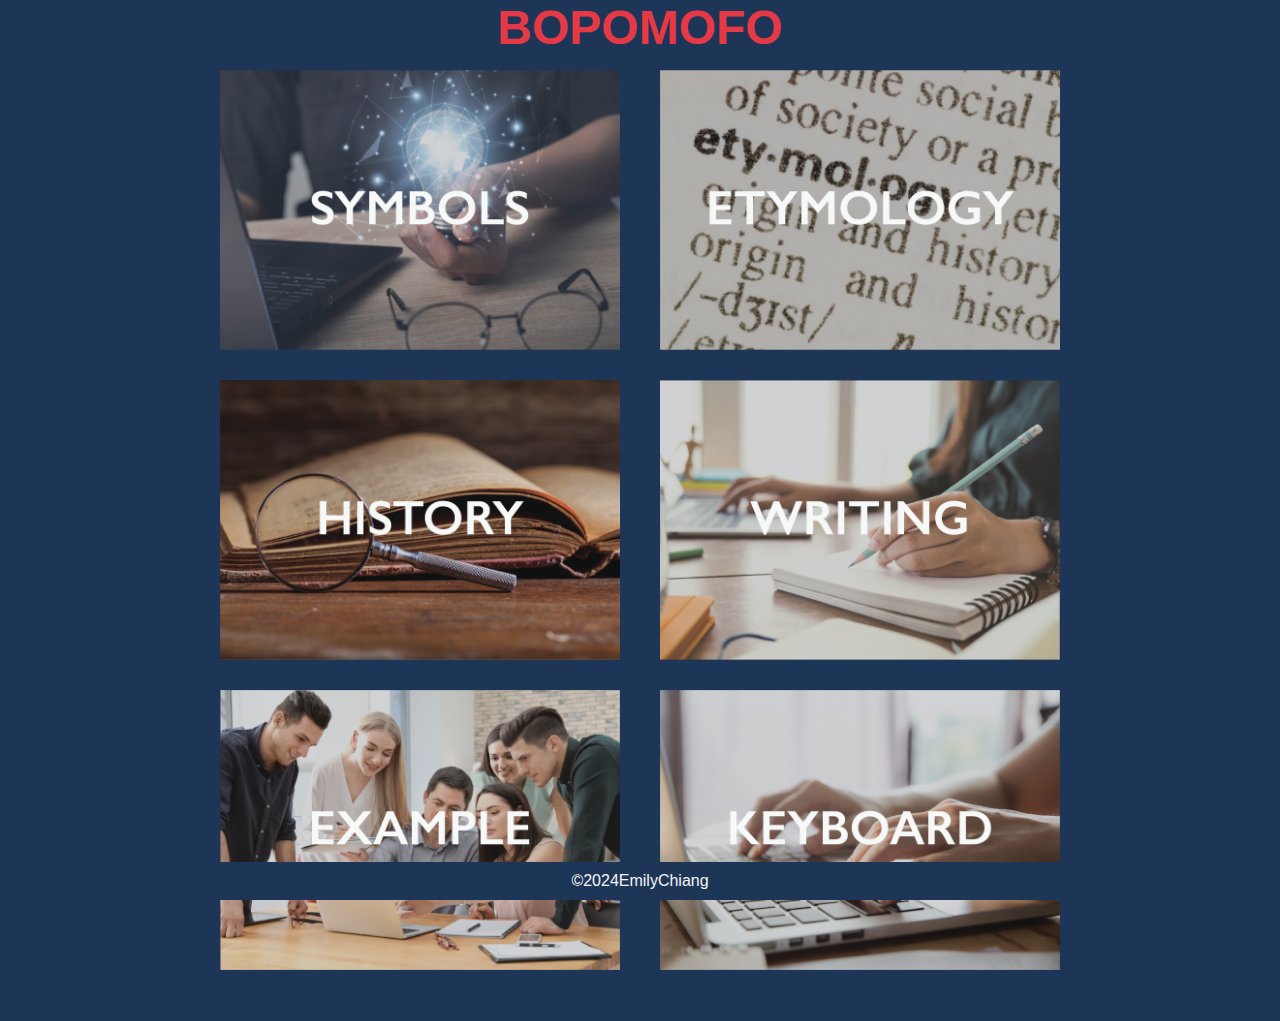
<file: index.html>
<!DOCTYPE html>
<html lang="en">
<head>
	<meta charset="UTF-8">
	<meta name="viewport" content="width=device-width, initial-scale=1.0">
	<meta http-equiv="X-UA-Compatible" content="ie=edge">
	<title>BOPOMOFO - Homepage</title>
	<link rel="stylesheet" href="css/homepage.css">
</head>

																																																																																																																																																																																																																																																																																																																																																																																																																																																																																																																																																																																																																																																									
<body>
	
<h1>BOPOMOFO</h1>

<div class="row">
	<div class="column">
		<div class="home">
			<a href="symbols.html"><img src="images/sym000.png" alt="an image that you can click and link to the symbols page" width="45%"></a>
		</div>
	</div>

	<div class="column">
		<div class="home">
			<a href="etymology.html"><img src="images/ety000.png" alt="an image that you can click and link to the etymology page" width="45%"></a>
		</div>
	</div>
</div>

<div class="row">
	<div class="column">
		<div class="home">
			<a href="history.html"><img src="images/his000.png" alt="an image that you can click and link to the history page" width="45%"></a>
		</div>
	</div>


	<div class="column">
		<div class="home">
			<a href="writing.html"><img src="images/wri000.png" alt="an image that you can click and link to the writing page" width="45%"></a>
		</div>
	</div>
</div>

<div class="row">
	<div class="column">
		<div class="home">
			<a href="example.html"><img src="images/exa000.png" alt="an image that you can click and link to the example page" width="45%"></a>
		</div>
	</div>

	<div class="column">
		<div class="home">
			<a href="keyboard.html"><img src="images/key000.png" alt="an image that you can click and link to the keyboard page" width="45%"></a>
		</div>
	</div>
</div>
<br><br>

<footer>
	<div class="footer">
		<div class="footer-column">
			<p>©2024EmilyChiang</p>
		</div>
	</div>
</footer>


</body>
</html>
</file>
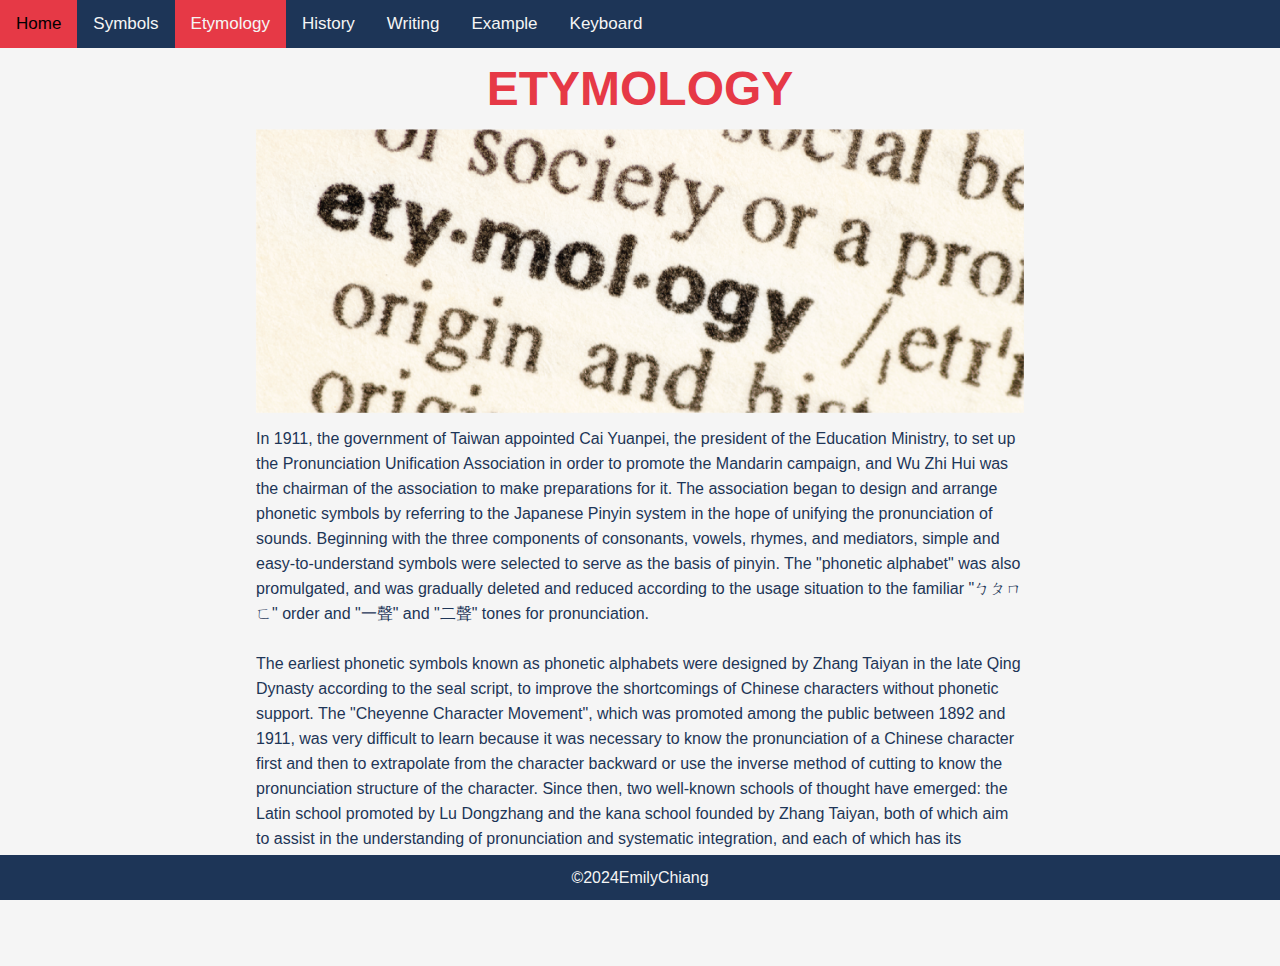
<file: etymology.html>
<!DOCTYPE html>
<html lang="en">
<head>
	<meta charset="UTF-8">
	<meta name="viewport" content="width=device-width, initial-scale=1.0">
	<meta http-equiv="X-UA-Compatible" content="ie=edge">
	<title>BOPOMOFO - Etymology</title>
	<link rel="stylesheet" href="css/etymology.css">
</head>

<body>
	<div class="topnav">
		<a href="index.html">Home</a>
		<a href="symbols.html">Symbols</a> 
		<a class="active" href="etymology.html">Etymology</a> 
		<a href="history.html">History</a> 
		<a href="writing.html">Writing</a> 
		<a href="example.html">Example</a> 
		<a href="keyboard.html">Keyboard</a>
		
	</div>
<h1>ETYMOLOGY</h1>
<img src="images/eee.png" alt="an image for etymology page" width="60%">
<p>In 1911, the government of Taiwan appointed Cai Yuanpei, the president of the Education Ministry, 
	to set up the Pronunciation Unification Association in order to promote the Mandarin campaign, 
	and Wu Zhi Hui was the chairman of the association to make preparations for it. 
	The association began to design and arrange phonetic symbols 
	by referring to the Japanese Pinyin system in the hope of unifying the pronunciation of sounds. 
	Beginning with the three components of consonants, vowels, rhymes, and mediators,
	simple and easy-to-understand symbols were selected to serve as the basis of pinyin. 
	The "phonetic alphabet" was also promulgated, and was gradually deleted 
	and reduced according to the usage situation to the familiar "ㄅㄆㄇㄈ" order 
	and "一聲" and "二聲" tones for pronunciation.
	<br><br>
	The earliest phonetic symbols known as phonetic alphabets were designed 
	by Zhang Taiyan in the late Qing Dynasty according to the seal script, to improve the shortcomings 
	of Chinese characters without phonetic support. The "Cheyenne Character Movement", 
	which was promoted among the public between 1892 and 1911, was very difficult to learn because it 
	was necessary to know the pronunciation of a Chinese character first and then to extrapolate from the 
	character backward or use the inverse method of cutting to know the pronunciation structure of the character. 
	Since then, two well-known schools of thought have emerged: the Latin school promoted by Lu Dongzhang and the 
	kana school founded by Zhang Taiyan, both of which aim to assist in the understanding of pronunciation and 
	systematic integration, and each of which has its supporters.</p>
	<br><br><br><br><br>


	<footer>
		<div class="footer">
			<div class="footer-column">
				<p>©2024EmilyChiang</p>
			</div>
		</div>
	</footer>

</body>
</html>
</file>
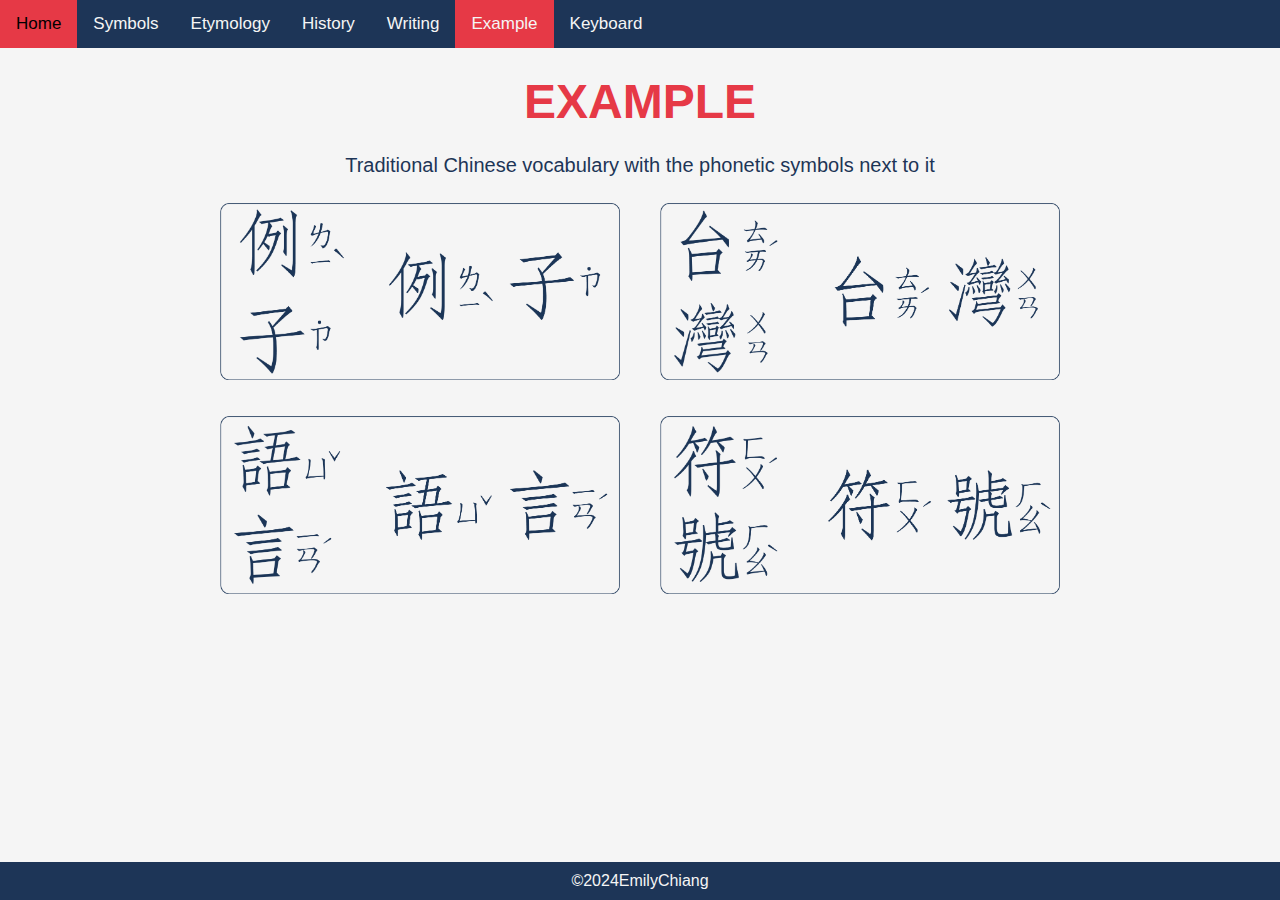
<file: example.html>
<!DOCTYPE html>
<html lang="en">
<head>
	<meta charset="UTF-8">
	<meta name="viewport" content="width=device-width, initial-scale=1.0">
	<meta http-equiv="X-UA-Compatible" content="ie=edge">
	<title>BOPOMOFO - Example</title>
	<link rel="stylesheet" href="css/example.css">
</head>

<body>
	<div class="topnav">
		<a href="index.html">Home</a>
		<a href="symbols.html">Symbols</a> 
		<a href="etymology.html">Etymology</a> 
		<a href="history.html">History</a> 
		<a href="writing.html">Writing</a> 
		<a class="active" href="example.html">Example</a> 
		<a href="keyboard.html">Keyboard</a>
		
	</div>

<h1>EXAMPLE</h1>
<h2>Traditional Chinese vocabulary
	with the phonetic symbols next to it</h2>

<div class="row">

	<div class="column">
		<img src="images/example.png" alt="an image of example of example">
	  <br>
	</div>

	<div class="column">
		<img src="images/taiwan.png" alt="an image of example of taiwan">
	  <br><br>
	</div>
</div>

<div class="row">

	<div class="column">
		<img src="images/language.png" alt="an image of example of language">
	  <br>
	</div>

	<div class="column">
		<img src="images/symbol.png" alt="an image of example of symbol">
	  <br><br>
	</div>
</div>
<br><br>

<footer>
	<div class="footer">
		<div class="footer-column">
			<p>©2024EmilyChiang</p>
		</div>
	</div>
</footer>


</body>
</html>
</file>
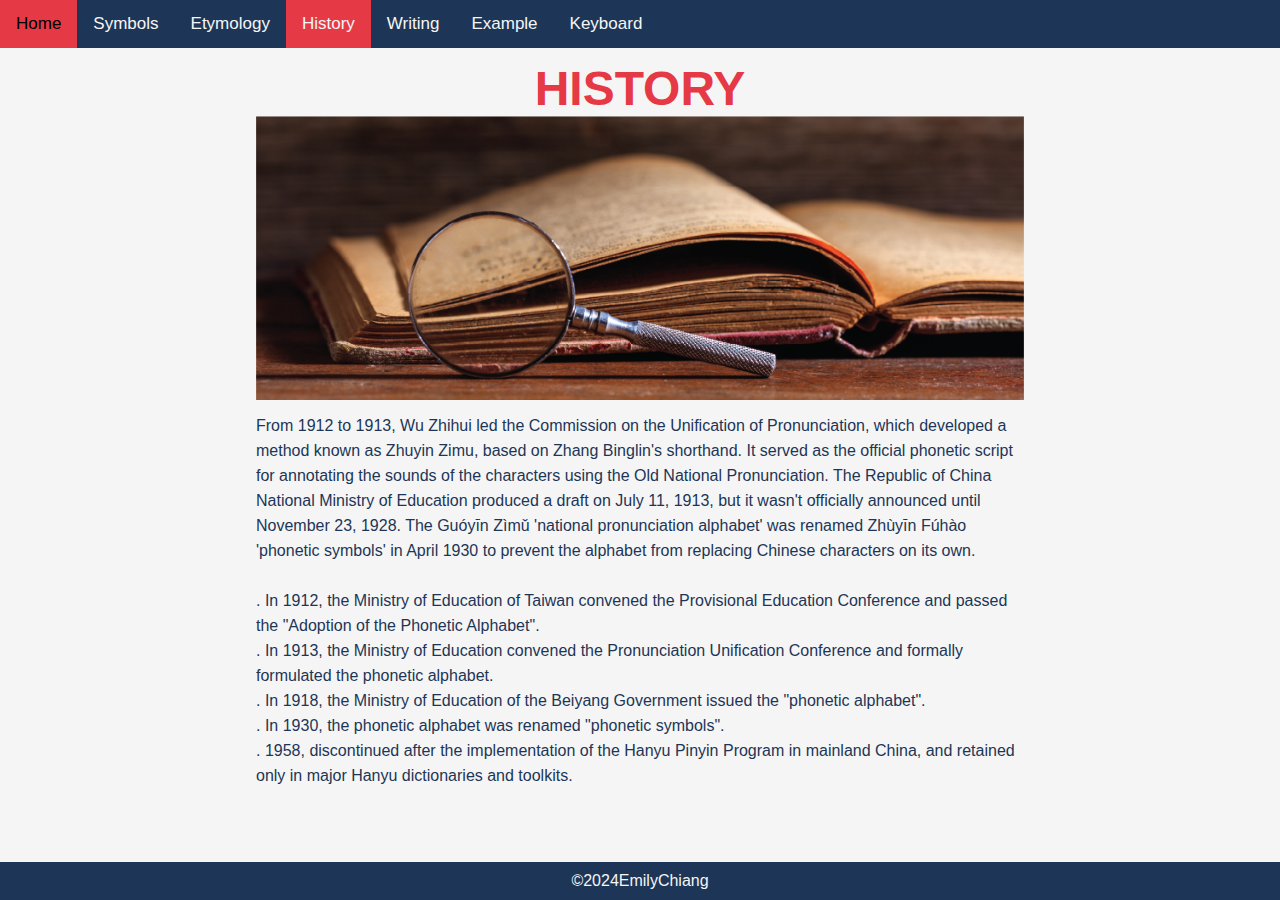
<file: history.html>
<!DOCTYPE html>
<html lang="en">
<head>
	<meta charset="UTF-8">
	<meta name="viewport" content="width=device-width, initial-scale=1.0">
	<meta http-equiv="X-UA-Compatible" content="ie=edge">
	<title>BOPOMOFO - History</title>
	<link rel="stylesheet" href="css/history.css">
</head>

<body>
	<div class="topnav">
		<a href="index.html">Home</a>
		<a href="symbols.html">Symbols</a> 
		<a href="etymology.html">Etymology</a> 
		<a class="active" href="history.html">History</a> 
		<a href="writing.html">Writing</a> 
		<a href="example.html">Example</a> 
		<a href="keyboard.html">Keyboard</a>
		
	</div>

<h1>HISTORY</h1>
<img src="images/hhh.png" alt="an image for the history page" width="60%">
<h2>From 1912 to 1913, Wu Zhihui led the Commission on the Unification of Pronunciation, 
	which developed a method known as Zhuyin Zimu, based on Zhang Binglin's shorthand. 
	It served as the official phonetic script for annotating the sounds of the 
	characters using the Old National Pronunciation. The Republic of China National 
	Ministry of Education produced a draft on July 11, 1913, but it wasn't officially 
	announced until November 23, 1928. The Guóyīn Zìmǔ 'national pronunciation alphabet' 
	was renamed Zhùyīn Fúhào 'phonetic symbols' in April 1930 to prevent the alphabet from 
	replacing Chinese characters on its own.
	<br><br>
	. In 1912, the Ministry of Education of Taiwan convened the Provisional Education Conference and passed the "Adoption of the Phonetic Alphabet".
	<br>
	. In 1913, the Ministry of Education convened the Pronunciation Unification Conference and formally formulated the phonetic alphabet.
	<br>
	. In 1918, the Ministry of Education of the Beiyang Government issued the "phonetic alphabet".
	<br>
	. In 1930, the phonetic alphabet was renamed "phonetic symbols".
	<br>
	. 1958, discontinued after the implementation of the Hanyu Pinyin Program in mainland China, and retained only in major Hanyu dictionaries and toolkits.
	</h2>
	<br><br><br><br>

	<footer>
		<div class="footer">
			<div class="footer-column">
				<p>©2024EmilyChiang</p>
			</div>
		</div>
	</footer>

</body>
</html>
</file>
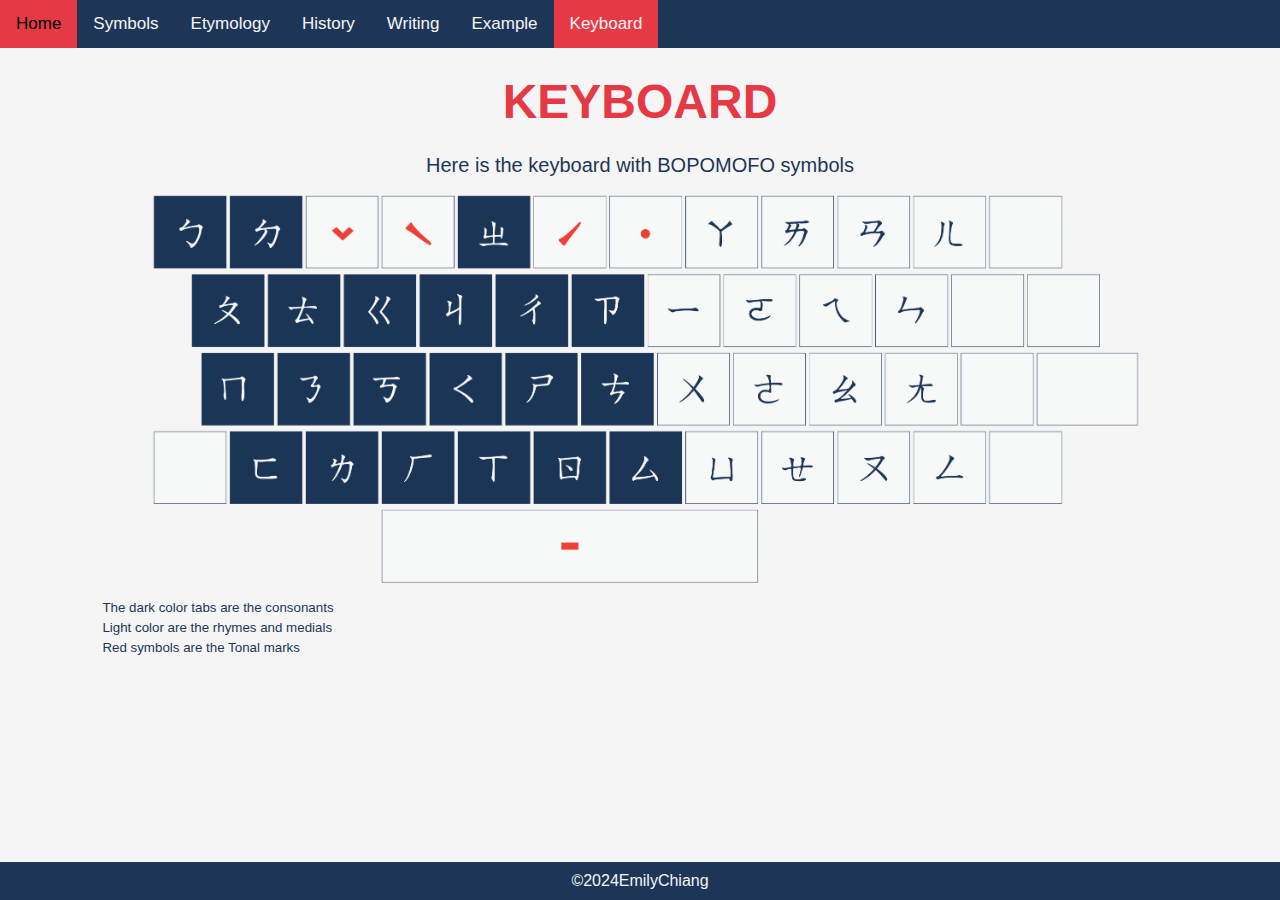
<file: keyboard.html>
<!DOCTYPE html>
<html lang="en">
<head>
	<meta charset="UTF-8">
	<meta name="viewport" content="width=device-width, initial-scale=1.0">
	<meta http-equiv="X-UA-Compatible" content="ie=edge">
	<title>BOPOMOFO - Keyboard</title>
	<link rel="stylesheet" href="css/keyboard.css">
</head>

<!-- this is how you write a comment describing your code in HTML. the body section is for all content that is visible. Keep it here! Semantic structure is just as important as syntax. -->
<!-- this is were you put your unvisible comment-->

<body>
	<div class="topnav">
		<a href="index.html">Home</a>
		<a href="symbols.html">Symbols</a> 
		<a href="etymology.html">Etymology</a> 
		<a href="history.html">History</a> 
		<a href="writing.html">Writing</a> 
		<a href="example.html">Example</a> 
		<a class="active" href="keyboard.html">Keyboard</a>
		
	</div>
<h1>KEYBOARD</h1>
<h2>Here is the keyboard with BOPOMOFO symbols</h2>
<img src="images/Keyboard.png" alt="a keyboard image with bopomofo" width="80%">
<h3>The dark color tabs are the consonants<br>Light color are the rhymes and medials<br>Red symbols are the Tonal marks</h3>
<br><br>

<footer>
	<div class="footer">
		<div class="footer-column">
			<p>©2024EmilyChiang</p>
		</div>
	</div>
</footer>

</body>
</html>
</file>
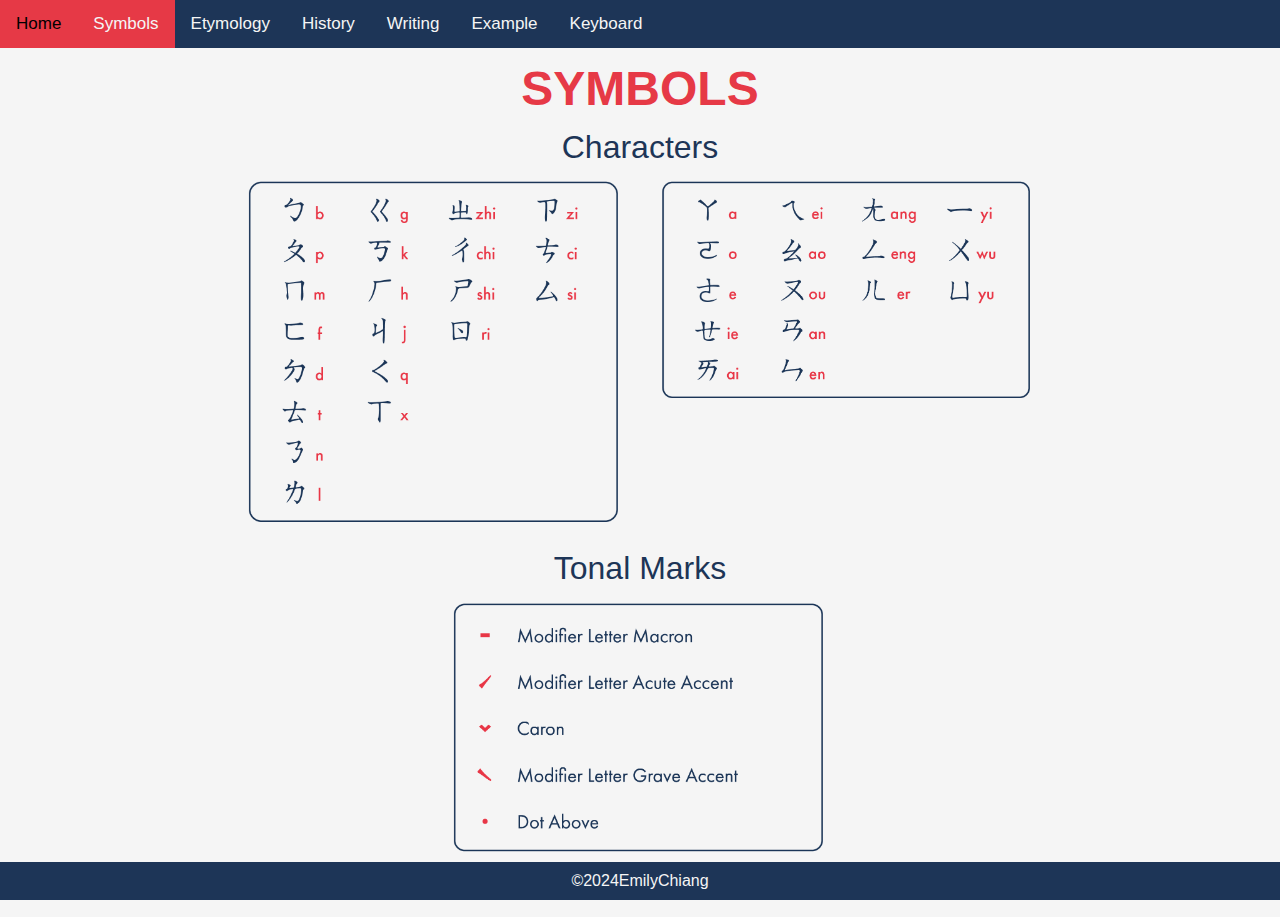
<file: symbols.html>
<!DOCTYPE html>
<html lang="en">
<head>
	<meta charset="UTF-8">
	<meta name="viewport" content="width=device-width, initial-scale=1.0">
	<meta http-equiv="X-UA-Compatible" content="ie=edge">
	<title>BOPOMOFO - Symbols</title>
	<link rel="stylesheet" href="css/symbols.css">
</head>


<body>
<div class="topnav">
	<a href="index.html">Home</a>
	<a class="active" href="symbols.html">Symbols</a> 
	<a href="etymology.html">Etymology</a> 
	<a href="history.html">History</a> 
	<a href="writing.html">Writing</a> 
	<a href="example.html">Example</a> 
	<a href="keyboard.html">Keyboard</a>
</div>

<h1>SYMBOLS</h1>


<h2>Characters</h2>
<div class="row">
	<div class="column">
		<img src="images/characters01.png" alt="characters part one image">
	  <br>
	</div>
	<div class="column">
		<img src="images/characters02.png" alt="characters part two image">
	  <br><br>
	</div>
</div>

<h2>Tonal Marks</h2>
<div class="row">
	<div class="column">
		<img src="images/tonalmarks.png" alt="tonalmarks list image">
	  <br>
	  <br>
	  <br>
	</div>
</div>

<footer>
	<div class="footer">
		<div class="footer-column">
			<p>©2024EmilyChiang</p>
		</div>
	</div>
</footer>



</body>
</html>
</file>
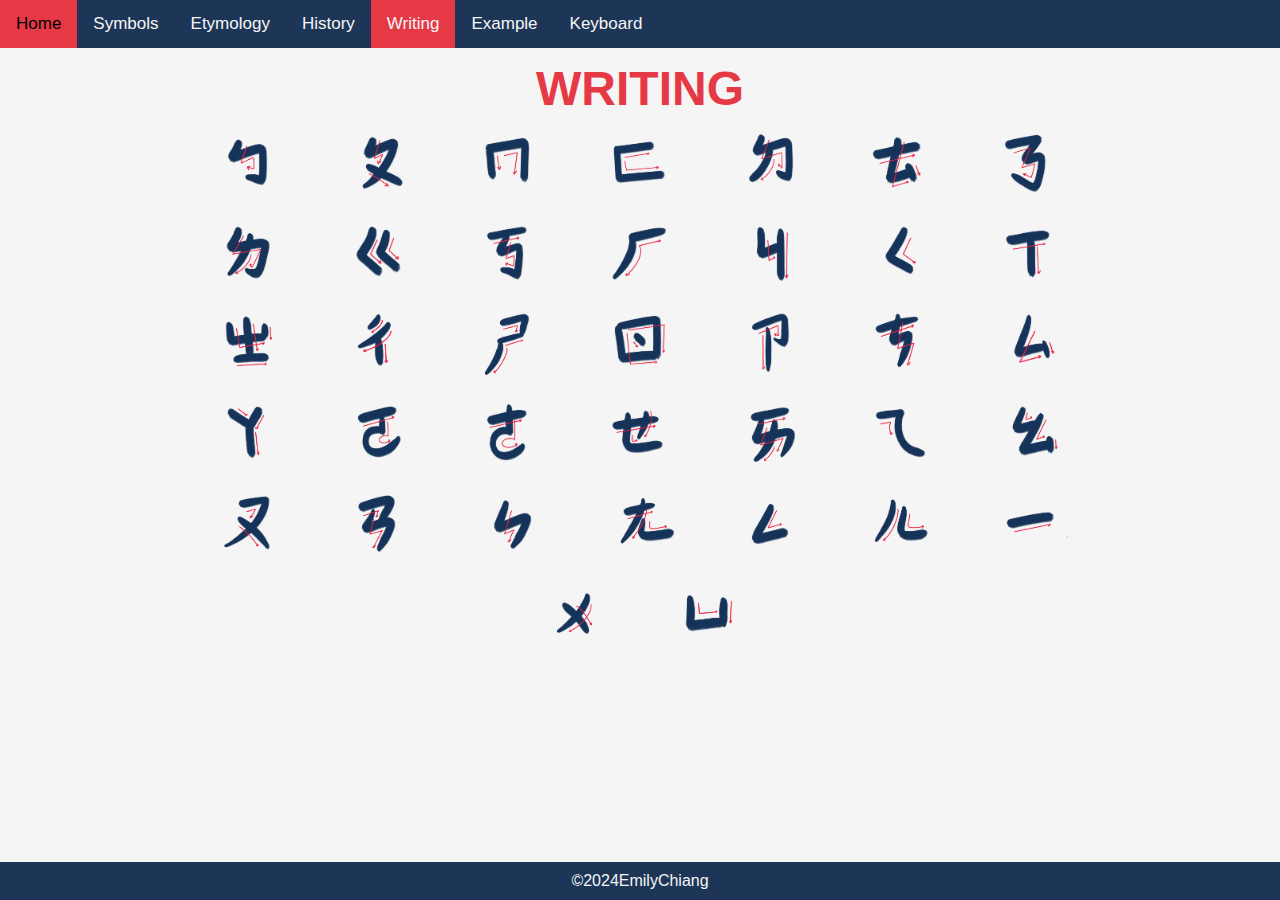
<file: writing.html>
<!DOCTYPE html>
<html lang="en">
<head>
	<meta charset="UTF-8">
	<meta name="viewport" content="width=device-width, initial-scale=1.0">
	<meta http-equiv="X-UA-Compatible" content="ie=edge">
	<title>BOPOMOFO - Writing</title>
	<link rel="stylesheet" href="css/writing.css">
</head>

<body>
	<div class="topnav">
		<a href="index.html">Home</a>
		<a href="symbols.html">Symbols</a> 
		<a href="etymology.html">Etymology</a> 
		<a href="history.html">History</a> 
		<a class="active"href="writing.html">Writing</a> 
		<a href="example.html">Example</a> 
		<a href="keyboard.html">Keyboard</a>
		
	</div>

<h1>WRITING</h1>
<div class="row">
	<div class="column">
	<img src="images/1.png" alt="Phonetic Symbols 1">
	</div>
	<div class="column">
	<img src="images/2.png" alt="Phonetic Symbols 2">
	</div>
	<div class="column">
	<img src="images/3.png" alt="Phonetic Symbols 3">
	</div>
	<div class="column">
	<img src="images/4.png" alt="Phonetic Symbols 4">
	</div>
	<div class="column">
	<img src="images/5.png" alt="Phonetic Symbols 5">
	</div>
	<div class="column">
	<img src="images/6.png" alt="Phonetic Symbols 6">
	</div>
	<div class="column">
	<img src="images/7.png" alt="Phonetic Symbols 7">
	</div>
	<div class="column">
	<img src="images/8.png" alt="Phonetic Symbols 8">
	</div>
	<div class="column">
	<img src="images/9.png" alt="Phonetic Symbols 9">
	</div>
	<div class="column">
	<img src="images/10.png" alt="Phonetic Symbols 10">
	</div>
	<div class="column">
	<img src="images/11.png" alt="Phonetic Symbols 11">
	</div>
	<div class="column">
	<img src="images/12.png" alt="Phonetic Symbols 12">
	</div>
	<div class="column">
	<img src="images/13.png" alt="Phonetic Symbols 13">
	</div>
	<div class="column">
	<img src="images/14.png" alt="Phonetic Symbols 14">
	</div>
	<div class="column">
	<img src="images/15.png" alt="Phonetic Symbols 15">
	</div>
	<div class="column">
	<img src="images/16.png" alt="Phonetic Symbols 16">
	</div>
	<div class="column">
	<img src="images/17.png" alt="Phonetic Symbols 17">
	</div>
	<div class="column">
	<img src="images/18.png" alt="Phonetic Symbols 18">
	</div>
	<div class="column">
	<img src="images/19.png" alt="Phonetic Symbols 19">
	</div>
	<div class="column">
	<img src="images/20.png" alt="Phonetic Symbols 20">
	</div>
	<div class="column">
	<img src="images/21.png" alt="Phonetic Symbols 21">
	</div>
	<div class="column">
	<img src="images/22.png" alt="Phonetic Symbols 22">
	</div>
	<div class="column">
	<img src="images/23.png" alt="Phonetic Symbols 23">
	</div>
	<div class="column">
	<img src="images/24.png" alt="Phonetic Symbols 24">
	</div>
	<div class="column">
	<img src="images/25.png" alt="Phonetic Symbols 25">
	</div>
	<div class="column">
	<img src="images/26.png" alt="Phonetic Symbols 26">
	</div>
	<div class="column">
	<img src="images/27.png" alt="Phonetic Symbols 27">
	</div>
	<div class="column">
	<img src="images/28.png" alt="Phonetic Symbols 28">
	</div>
	<div class="column">
	<img src="images/29.png" alt="Phonetic Symbols 29">
	</div>
	<div class="column">
	<img src="images/30.png" alt="Phonetic Symbols 30">
	</div>
	<div class="column">
	<img src="images/31.png" alt="Phonetic Symbols 31">
	</div>
	<div class="column">
	<img src="images/32.png" alt="Phonetic Symbols 32">
	</div>
	<div class="column">
	<img src="images/33.png" alt="Phonetic Symbols 33">
	</div>
	<div class="column">
	<img src="images/34.png" alt="Phonetic Symbols 34">
	</div>
	<div class="column">
	<img src="images/35.png" alt="Phonetic Symbols 35">
	</div>
	<div class="column">
	<img src="images/36.png" alt="Phonetic Symbols 36">
	</div>
	<div class="column">
	<img src="images/37.png" alt="Phonetic Symbols 37">
	</div>
</div>
	<br><br><br>

	<footer>
		<div class="footer">
			<div class="footer-column">
				<p>©2024EmilyChiang</p>
			</div>
		</div>
	</footer>

</body>
</html>
</file>
<file: css/homepage.css>
body {
    background-color: #1d3557;
  }

  .row {
    display: flex;
    flex-wrap: wrap;
    justify-content: center; 
    margin-left: 15vw;
    margin-right: 15vw;
  }
  
  .column {
    margin: 0 5px;
    }
  
  
  .column img {
    display: block;
    width: 100%;
    height: auto;
    max-width: 400px;
    max-height: 300px; 
    object-fit: cover; 
  }


.home{
    position: relative;
  margin: 10px;
  overflow: hidden;
}

.home img{
    width: 100%;
    height: 100%;
    transition: transform 0.5s, box shadow 0.5s, border 0.5s;
    border: 5px solid transparent;
}


.home:hover img {
    transform: scale(1.05); 
    box-shadow: 0 0 10px rgba(0, 0, 0, 0.5);
    border-color: rgb(48, 31, 31);
  }

  #footer {
    display: flex;
    justify-content: center;
    align-items: center;
    font-family: 'Gill Sans', 'Gill Sans MT', Calibri, 'Trebuchet MS', sans-serif;
    background-color: #1d3557;
    padding: 5px;
  }
  
  .footer {
    position: fixed;
    left: 0;
    bottom: 0;
    width: 100%;
    background-color: #1d3557;
    color: whitesmoke;
    text-align: center;
    font-family: 'Gill Sans', 'Gill Sans MT', Calibri, 'Trebuchet MS', sans-serif;
  }
  
  .footer p {
    color: whitesmoke;
    word-spacing: 0.5cm;
  }
  
  .footer-column {
    margin-top: 10px;
    margin-bottom: 10px;
    color: whitesmoke;
    display: flex;
    justify-content: center;
  }
  
  a {
    text-decoration: none;
  }
  
  a:link,
  a:visited {
    color: whitesmoke;
  }
  
  
  * {
    margin:0;
    padding:0;
    }
  

/* this is all of my heading 1 */
h1 {
    font-family: 'Gill Sans', 'Gill Sans MT', Calibri, 'Trebuchet MS', sans-serif;
    font-size: 3rem;
    font-weight: 600;
    color: #e63946;
    text-align: center;
}
</file>
<file: css/etymology.css>
body {
  background-color: whitesmoke;
}

/* Add a black background color to the top navigation */
.topnav {
    background-color: #1d3557;
    overflow: hidden;
    margin-bottom: 1vw;
  }
  
  /* Style the links inside the navigation bar */
  .topnav a {
    float: left;
    color: whitesmoke;
    text-align: center;
    padding: 14px 16px;
    text-decoration: none;
    font-size: 17px;
  }
  
  /* Change the color of links on hover */
  .topnav a:hover {
    background-color: #e63946;
    color: black;
  }
  
  /* Add a color to the active/current link */
  .topnav a.active {
    background-color: #e63946;
    color: whitesmoke;
  }

img { 
    max-width: 200%;
    height: auto;
    display: block;
    margin-left: auto;
    margin-right: auto;
    margin-bottom: 1vw;
}

/* this is all of my heading 1 */
h1 {
    font-family: 'Gill Sans', 'Gill Sans MT', Calibri, 'Trebuchet MS', sans-serif;
    font-size: 3rem;
    font-weight: 600;
    color: #e63946;
    text-align: center;
    margin-bottom: 1vw;
}

/* this is all of my heading 3 */
p {
    font-family: 'Gill Sans', 'Gill Sans MT', Calibri, 'Trebuchet MS', sans-serif;
    font-size: auto;
    font-weight: 200;
    color: #1d3557;
    text-align: left;
    line-height: 25px;
    margin-left: 20vw;
    margin-right: 20vw;
}

#footer {
  display: flex;
  justify-content: center;
  align-items: center;
  font-family: 'Gill Sans', 'Gill Sans MT', Calibri, 'Trebuchet MS', sans-serif;
  background-color: #1d3557;
  padding: 5px;
}

.footer {
  position: fixed;
  left: 0;
  bottom: 0;
  width: 100%;
  background-color: #1d3557;
  color: whitesmoke;
  text-align: center;
  font-family: 'Gill Sans', 'Gill Sans MT', Calibri, 'Trebuchet MS', sans-serif;
}

.footer p {
  color: whitesmoke;
  word-spacing: 0.5cm;
}

.footer-column {
  margin-top: 10px;
  margin-bottom: 10px;
  color: whitesmoke;
  display: flex;
  justify-content: center;
}

a {
  text-decoration: none;
}

a:link,
a:visited {
  color: whitesmoke;
}


* {
  margin:0;
  padding:0;
  }

/* this is all of my heading 3 */
div {
    font-family: 'Gill Sans', 'Gill Sans MT', Calibri, 'Trebuchet MS', sans-serif;
    font-size: 1rem;
    font-weight: 200;
}
</file>
<file: css/example.css>
body {
  background-color: whitesmoke;
}

/* Add a black background color to the top navigation */
.topnav {
    background-color: #1d3557;
    overflow: hidden;
    margin-bottom: 2vw;
  }
  
  /* Style the links inside the navigation bar */
  .topnav a {
    float: left;
    color: whitesmoke;
    text-align: center;
    padding: 14px 16px;
    text-decoration: none;
    font-size: 17px;
  }
  
  /* Change the color of links on hover */
  .topnav a:hover {
    background-color: #e63946;
    color: black;
  }
  
  /* Add a color to the active/current link */
  .topnav a.active {
    background-color: #e63946;
    color: whitesmoke;
  }




/* this is all of my heading 1 */
h1 {
    font-family: 'Gill Sans', 'Gill Sans MT', Calibri, 'Trebuchet MS', sans-serif;
    font-size: 3rem;
    font-weight: 600;
    color: #e63946;
    text-align: center;
    margin-bottom: 2vw;
}


/* this is all of my heading 2 */
h2 {
    font-family: 'Gill Sans', 'Gill Sans MT', Calibri, 'Trebuchet MS', sans-serif;
    font-size: 20px;
    font-weight: 350;
    color: #1d3557;
    text-align: center;
    margin-bottom: 2vw;
    margin-left: 10vw;
    margin-right: 10vw;
}

.row {
  display: flex;
  flex-wrap: wrap;
  justify-content: center; 
  margin-left: 15vw;
  margin-right: 15vw;
}

.column {
  margin: 0 20px;
  }


.column img {
  display: block;
  width: 100%;
  height: auto;
  max-width: 400px;
  max-height: 300px; 
  object-fit: cover; 
}

#footer {
  display: flex;
  justify-content: center;
  align-items: center;
  font-family: 'Gill Sans', 'Gill Sans MT', Calibri, 'Trebuchet MS', sans-serif;
  background-color: #1d3557;
  padding: 5px;
}

.footer {
  position: fixed;
  left: 0;
  bottom: 0;
  width: 100%;
  background-color: #1d3557;
  color: whitesmoke;
  text-align: center;
  font-family: 'Gill Sans', 'Gill Sans MT', Calibri, 'Trebuchet MS', sans-serif;
}

.footer p {
  color: whitesmoke;
  word-spacing: 0.5cm;
}

.footer-column {
  margin-top: 10px;
  margin-bottom: 10px;
  color: whitesmoke;
  display: flex;
  justify-content: center;
}

a {
  text-decoration: none;
}

a:link,
a:visited {
  color: whitesmoke;
}


* {
  margin:0;
  padding:0;
  }

div {
  font-family: 'Gill Sans', 'Gill Sans MT', Calibri, 'Trebuchet MS', sans-serif;
  font-size: 1rem;
  font-weight: 200;
}
</file>
<file: css/history.css>
body {
  background-color: whitesmoke;
}

/* Add a black background color to the top navigation */
.topnav {
    background-color: #1d3557;
    overflow: hidden;
    margin-bottom: 1vw;
  }
  
  /* Style the links inside the navigation bar */
  .topnav a {
    float: left;
    color: whitesmoke;
    text-align: center;
    padding: 14px 16px;
    text-decoration: none;
    font-size: 17px;
  }
  
  /* Change the color of links on hover */
  .topnav a:hover {
    background-color: #e63946;
    color: black;
  }
  
  /* Add a color to the active/current link */
  .topnav a.active {
    background-color: #e63946;
    color: whitesmoke;
  }

img { 
    max-width: 200%;
    height: auto;
    display: block;
    margin-left: auto;
    margin-right: auto;
    margin-bottom: 1vw;
}

/* this is all of my heading 1 */
h1 {
    font-family: 'Gill Sans', 'Gill Sans MT', Calibri, 'Trebuchet MS', sans-serif;
    font-size: 3rem;
    font-weight: 600;
    color: #e63946;
    text-align: center;
}

/* this is all of my heading 3 */
h2 {
    font-family: 'Gill Sans', 'Gill Sans MT', Calibri, 'Trebuchet MS', sans-serif;
    font-size: 1rem;
    font-weight: 200;
    color: #1d3557;
    text-align: left;
    line-height: 25px;
    margin-left: 20vw;
    margin-right: 20vw;
}

#footer {
  display: flex;
  justify-content: center;
  align-items: center;
  font-family: 'Gill Sans', 'Gill Sans MT', Calibri, 'Trebuchet MS', sans-serif;
  background-color: #1d3557;
  padding: 5px;
}

.footer {
  position: fixed;
  left: 0;
  bottom: 0;
  width: 100%;
  background-color: #1d3557;
  color: whitesmoke;
  text-align: center;
  font-family: 'Gill Sans', 'Gill Sans MT', Calibri, 'Trebuchet MS', sans-serif;
}

.footer p {
  color: whitesmoke;
  word-spacing: 0.5cm;
}

.footer-column {
  margin-top: 10px;
  margin-bottom: 10px;
  color: whitesmoke;
  display: flex;
  justify-content: center;
}

a {
  text-decoration: none;
}

a:link,
a:visited {
  color: whitesmoke;
}


* {
  margin:0;
  padding:0;
  }


/* this is all of my heading 3 */
div {
  font-family: 'Gill Sans', 'Gill Sans MT', Calibri, 'Trebuchet MS', sans-serif;
  font-size: 1rem;
  font-weight: 200;
}
</file>
<file: css/keyboard.css>
body {
  background-color: whitesmoke;
}


/* Add a black background color to the top navigation */
.topnav {
  background-color: #1d3557;
  overflow: hidden;
  margin-bottom: 2vw;
}
  
  /* Style the links inside the navigation bar */
  .topnav a {
    float: left;
    color: whitesmoke;
    text-align: center;
    padding: 14px 16px;
    text-decoration: none;
    font-size: 17px;
  }
  
  /* Change the color of links on hover */
  .topnav a:hover {
    background-color: #e63946;
    color: black;
  }
  
  /* Add a color to the active/current link */
  .topnav a.active {
    background-color: #e63946;
    color: whitesmoke;
  }

img { 
    max-width: 200%;
    height: auto;
    display: block;
    margin-left: auto;
    margin-right: auto;
}

/* this is all of my heading 1 */
h1 {
    font-family: 'Gill Sans', 'Gill Sans MT', Calibri, 'Trebuchet MS', sans-serif;
    font-size: 3rem;
    font-weight: 600;
    color: #e63946;
    text-align: center;
    margin-bottom: 2vw;
}

/* this is all of my heading 2 */
h2 {
    font-family: 'Gill Sans', 'Gill Sans MT', Calibri, 'Trebuchet MS', sans-serif;
    font-size: 15pt;
    font-weight: 200;
    color: #1d3557;
    text-align: center;
    margin-left: 10vw;
    margin-right: 10vw;
  
}

/* this is all of my heading 3 */
h3 {
    font-family: 'Gill Sans', 'Gill Sans MT', Calibri, 'Trebuchet MS', sans-serif;
    font-size: 10pt;
    font-weight: 200;
    color: #1d3557;
    margin-left: 8vw;
    line-height: 20px;
    text-align: left;
    margin-bottom: 2vw;
}

#footer {
  display: flex;
  justify-content: center;
  align-items: center;
  font-family: 'Gill Sans', 'Gill Sans MT', Calibri, 'Trebuchet MS', sans-serif;
  background-color: #1d3557;
  padding: 5px;
}

.footer {
  position: fixed;
  left: 0;
  bottom: 0;
  width: 100%;
  background-color: #1d3557;
  color: whitesmoke;
  text-align: center;
  font-family: 'Gill Sans', 'Gill Sans MT', Calibri, 'Trebuchet MS', sans-serif;
}

.footer p {
  color: whitesmoke;
  word-spacing: 0.5cm;
}

.footer-column {
  margin-top: 10px;
  margin-bottom: 10px;
  color: whitesmoke;
  display: flex;
  justify-content: center;
}

a {
  text-decoration: none;
}

a:link,
a:visited {
  color: whitesmoke;
}


* {
  margin:0;
  padding:0;
  }

/* this is all of my heading 3 */
div {
  font-family: 'Gill Sans', 'Gill Sans MT', Calibri, 'Trebuchet MS', sans-serif;
  font-size: 1rem;
  font-weight: 200;
}
</file>
<file: css/symbols.css>
body {
  background-color: whitesmoke;

}

/* Add a black background color to the top navigation */
.topnav {
    background-color: #1d3557;
    overflow: hidden;
    margin-bottom: 1vw;
  }
  
  /* Style the links inside the navigation bar */
  .topnav a {
    float: left;
    color: whitesmoke;
    text-align: center;
    padding: 14px 16px;
    text-decoration: none;
    font-size: 17px;
  }
  
  /* Change the color of links on hover */
  .topnav a:hover {
    background-color: #e63946;
    color: black;
  }
  
  /* Add a color to the active/current link */
  .topnav a.active {
    background-color: #e63946;
    color: whitesmoke;
  }



/* this is all of my heading 1 */
h1 {
    font-family: 'Gill Sans', 'Gill Sans MT', Calibri, 'Trebuchet MS', sans-serif;
    font-size: 3rem;
    font-weight: 600;
    color: #e63946;
    text-align: center;
    margin-bottom: 1vw;
}

/* this is all of my heading 2 */
h2 {
    font-family: 'Gill Sans', 'Gill Sans MT', Calibri, 'Trebuchet MS', sans-serif;
    font-size: 2rem;
    font-weight: 200;
    color: #1d3557;
    text-align: center;
    margin-bottom: 1vw;
}

.row {
  display: flex;
  flex-wrap: wrap;
  justify-content: center; 
  margin-left: 15vw;
  margin-right: 15vw;
}

.column {
  margin: 0 5px;
  }


.column img {
  display: block;
  width: 100%;
  height: auto;
  max-width: 400px;
  max-height: 400px; 
  object-fit: cover; 
}

#footer {
  display: flex;
  justify-content: center;
  align-items: center;
  font-family: 'Gill Sans', 'Gill Sans MT', Calibri, 'Trebuchet MS', sans-serif;
  background-color: #1d3557;
  padding: 5px;
}

.footer {
  position: fixed;
  left: 0;
  bottom: 0;
  width: 100%;
  background-color: #1d3557;
  color: whitesmoke;
  text-align: center;
  font-family: 'Gill Sans', 'Gill Sans MT', Calibri, 'Trebuchet MS', sans-serif;
}

.footer p {
  color: whitesmoke;
  word-spacing: 0.5cm;
}

.footer-column {
  margin-top: 10px;
  margin-bottom: 10px;
  color: whitesmoke;
  display: flex;
  justify-content: center;
}

a {
  text-decoration: none;
}

a:link,
a:visited {
  color: whitesmoke;
}


* {
  margin:0;
  padding:0;
  }

/* this is all of my heading 3 */
div {
  font-family: 'Gill Sans', 'Gill Sans MT', Calibri, 'Trebuchet MS', sans-serif;
  font-size: 1rem;
  font-weight: 200;
}
</file>
<file: css/writing.css>
body {
  background-color: whitesmoke;
}

/* Add a black background color to the top navigation */
.topnav {
    background-color: #1d3557;
    overflow: hidden;
        margin-bottom: 1vw;
  }
  
  /* Style the links inside the navigation bar */
  .topnav a {
    float: left;
    color: whitesmoke;
    text-align: center;
    padding: 14px 16px;
    text-decoration: none;
    font-size: 17px;
  }
  
  /* Change the color of links on hover */
  .topnav a:hover {
    background-color: #e63946;
    color: black;
  }
  
  /* Add a color to the active/current link */
  .topnav a.active {
    background-color: #e63946;
    color: whitesmoke;
  }



/* this is all of my heading 1 */
h1 {
    font-family: 'Gill Sans', 'Gill Sans MT', Calibri, 'Trebuchet MS', sans-serif;
    font-size: 3rem;
    font-weight: 600;
    color: #e63946;
    text-align: center;
}

.row {
  display: flex;
  flex-wrap: wrap;
  justify-content: center; 
  margin-left: 10vw;
  margin-right: 10vw;
}

.column {
  margin: 0 20px;
  }


.column img {
  display: block;
  width: 90px;
  height: auto;
  max-width: 400px;
  max-height: 300px; 
  object-fit: cover; 
}

#footer {
  display: flex;
  justify-content: center;
  align-items: center;
  font-family: 'Gill Sans', 'Gill Sans MT', Calibri, 'Trebuchet MS', sans-serif;
  background-color: #1d3557;
  padding: 5px;
}

.footer {
  position: fixed;
  left: 0;
  bottom: 0;
  width: 100%;
  background-color: #1d3557;
  color: whitesmoke;
  text-align: center;
  font-family: 'Gill Sans', 'Gill Sans MT', Calibri, 'Trebuchet MS', sans-serif;
}

.footer p {
  color: whitesmoke;
  word-spacing: 0.5cm;
}

.footer-column {
  margin-top: 10px;
  margin-bottom: 10px;
  color: whitesmoke;
  display: flex;
  justify-content: center;
}

a {
  text-decoration: none;
}

a:link,
a:visited {
  color: whitesmoke;
}


* {
  margin:0;
  padding:0;
  }


/* this is all of my heading 3 */
div {
  font-family: 'Gill Sans', 'Gill Sans MT', Calibri, 'Trebuchet MS', sans-serif;
  font-size: 1rem;
  font-weight: 200;
}
</file>
